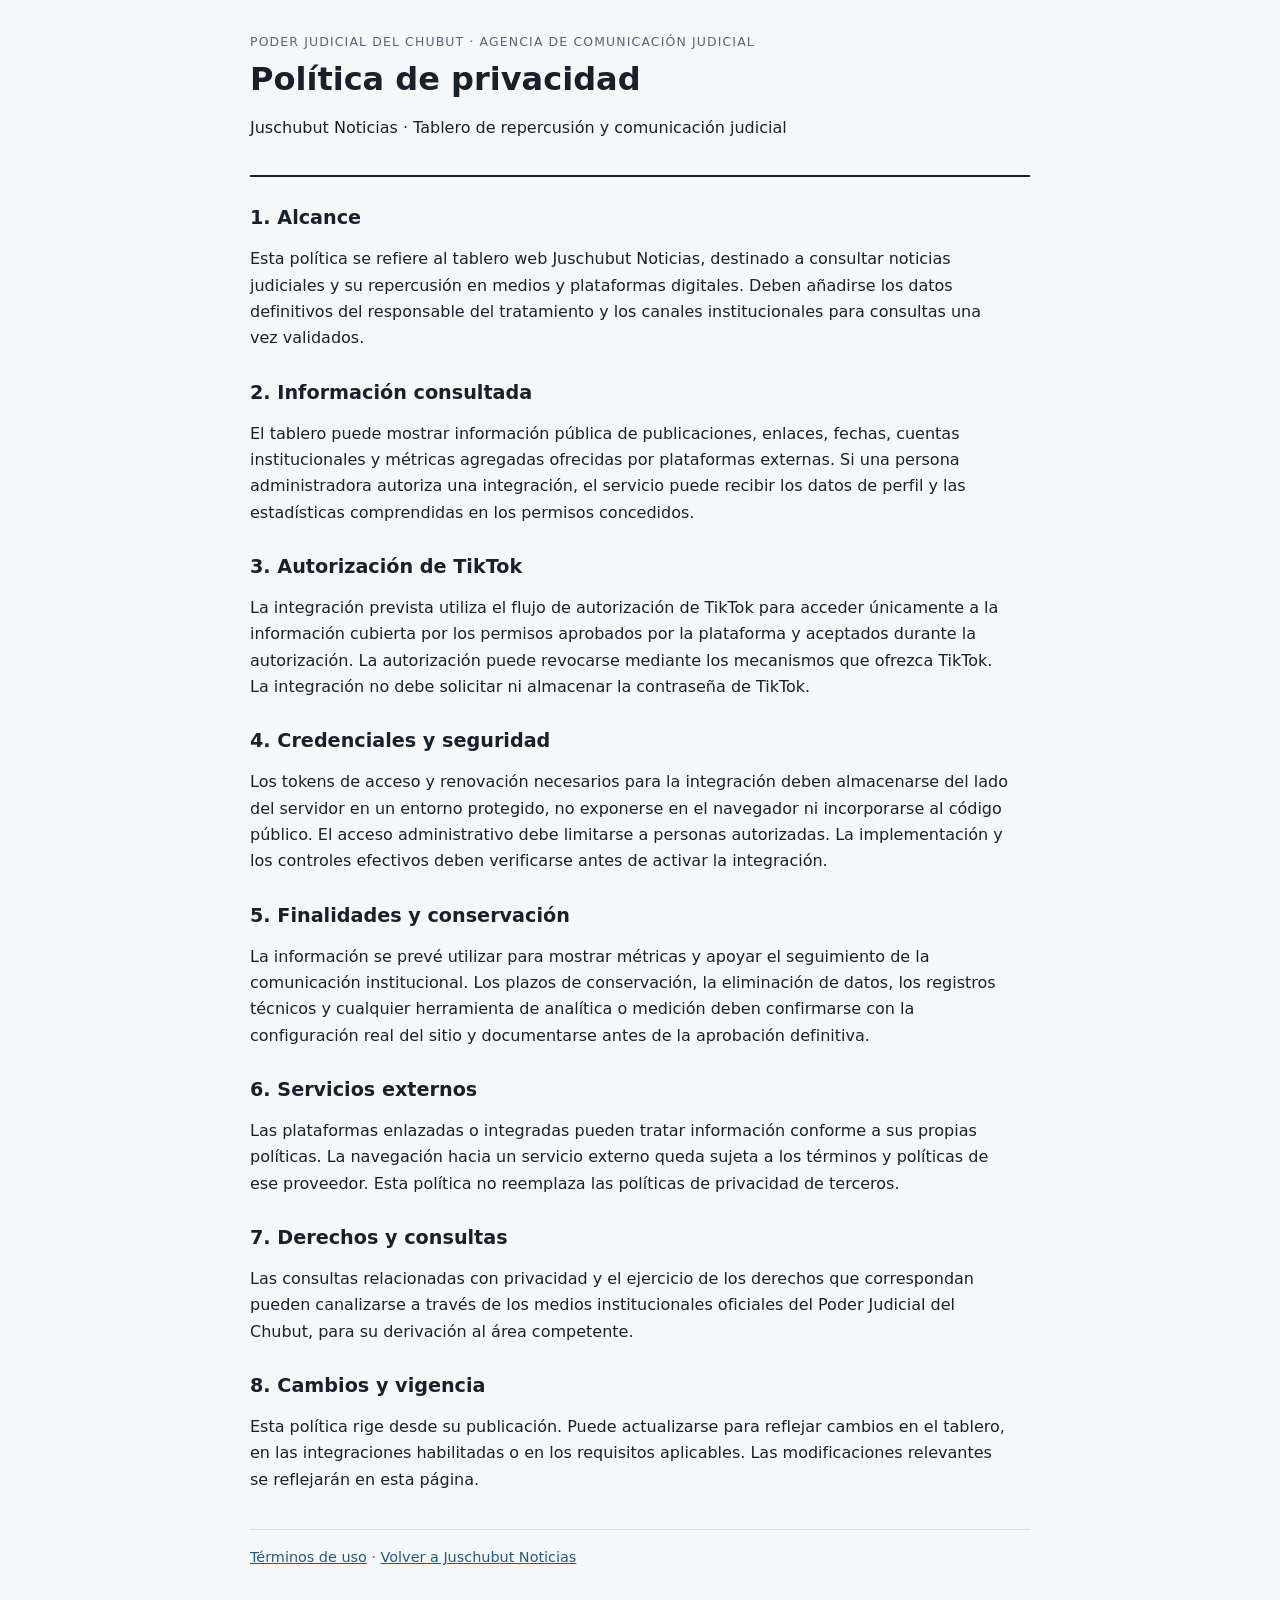
<file: publico/privacidad.html>
<!doctype html>
<html lang="es">
<head>
<meta charset="utf-8">
<meta name="viewport" content="width=device-width, initial-scale=1">
<meta name="robots" content="index,follow">
<title>Política de privacidad | Juschubut Noticias</title>
<style>
:root{color-scheme:light;--ink:#18212b;--muted:#586574;--line:#dbe2e8;--accent:#1f5b87}*{box-sizing:border-box}body{margin:0;background:#f6f7f9;color:var(--ink);font:16px/1.65 system-ui,-apple-system,"Segoe UI",sans-serif}.wrap{max-width:820px;margin:0 auto;padding:32px 20px 56px}header{border-bottom:2px solid var(--ink);padding-bottom:18px;margin-bottom:26px}.kicker{font-size:.78rem;letter-spacing:.09em;text-transform:uppercase;color:var(--muted)}h1,h2{line-height:1.25}h1{font-size:2rem;margin:.4rem 0}h2{font-size:1.2rem;margin-top:1.8rem}p,li{max-width:75ch}.notice{border-left:4px solid #b8741a;padding:12px 16px;background:#fff8eb;color:#493514}a{color:var(--accent)}footer{margin-top:36px;padding-top:16px;border-top:1px solid var(--line);font-size:.9rem;color:var(--muted)}
</style>
</head>
<body><main class="wrap">
<header><div class="kicker">Poder Judicial del Chubut · Agencia de Comunicación Judicial</div><h1>Política de privacidad</h1><p>Juschubut Noticias · Tablero de repercusión y comunicación judicial</p></header>

<h2>1. Alcance</h2><p>Esta política se refiere al tablero web Juschubut Noticias, destinado a consultar noticias judiciales y su repercusión en medios y plataformas digitales. Deben añadirse los datos definitivos del responsable del tratamiento y los canales institucionales para consultas una vez validados.</p>
<h2>2. Información consultada</h2><p>El tablero puede mostrar información pública de publicaciones, enlaces, fechas, cuentas institucionales y métricas agregadas ofrecidas por plataformas externas. Si una persona administradora autoriza una integración, el servicio puede recibir los datos de perfil y las estadísticas comprendidas en los permisos concedidos.</p>
<h2>3. Autorización de TikTok</h2><p>La integración prevista utiliza el flujo de autorización de TikTok para acceder únicamente a la información cubierta por los permisos aprobados por la plataforma y aceptados durante la autorización. La autorización puede revocarse mediante los mecanismos que ofrezca TikTok. La integración no debe solicitar ni almacenar la contraseña de TikTok.</p>
<h2>4. Credenciales y seguridad</h2><p>Los tokens de acceso y renovación necesarios para la integración deben almacenarse del lado del servidor en un entorno protegido, no exponerse en el navegador ni incorporarse al código público. El acceso administrativo debe limitarse a personas autorizadas. La implementación y los controles efectivos deben verificarse antes de activar la integración.</p>
<h2>5. Finalidades y conservación</h2><p>La información se prevé utilizar para mostrar métricas y apoyar el seguimiento de la comunicación institucional. Los plazos de conservación, la eliminación de datos, los registros técnicos y cualquier herramienta de analítica o medición deben confirmarse con la configuración real del sitio y documentarse antes de la aprobación definitiva.</p>
<h2>6. Servicios externos</h2><p>Las plataformas enlazadas o integradas pueden tratar información conforme a sus propias políticas. La navegación hacia un servicio externo queda sujeta a los términos y políticas de ese proveedor. Esta política no reemplaza las políticas de privacidad de terceros.</p>
<h2>7. Derechos y consultas</h2><p>Las consultas relacionadas con privacidad y el ejercicio de los derechos que correspondan pueden canalizarse a través de los medios institucionales oficiales del Poder Judicial del Chubut, para su derivación al área competente.</p>
<h2>8. Cambios y vigencia</h2><p>Esta política rige desde su publicación. Puede actualizarse para reflejar cambios en el tablero, en las integraciones habilitadas o en los requisitos aplicables. Las modificaciones relevantes se reflejarán en esta página.</p>
<footer><a href="/terminos.html">Términos de uso</a> · <a href="/">Volver a Juschubut Noticias</a></footer>
</main></body></html>
</file>
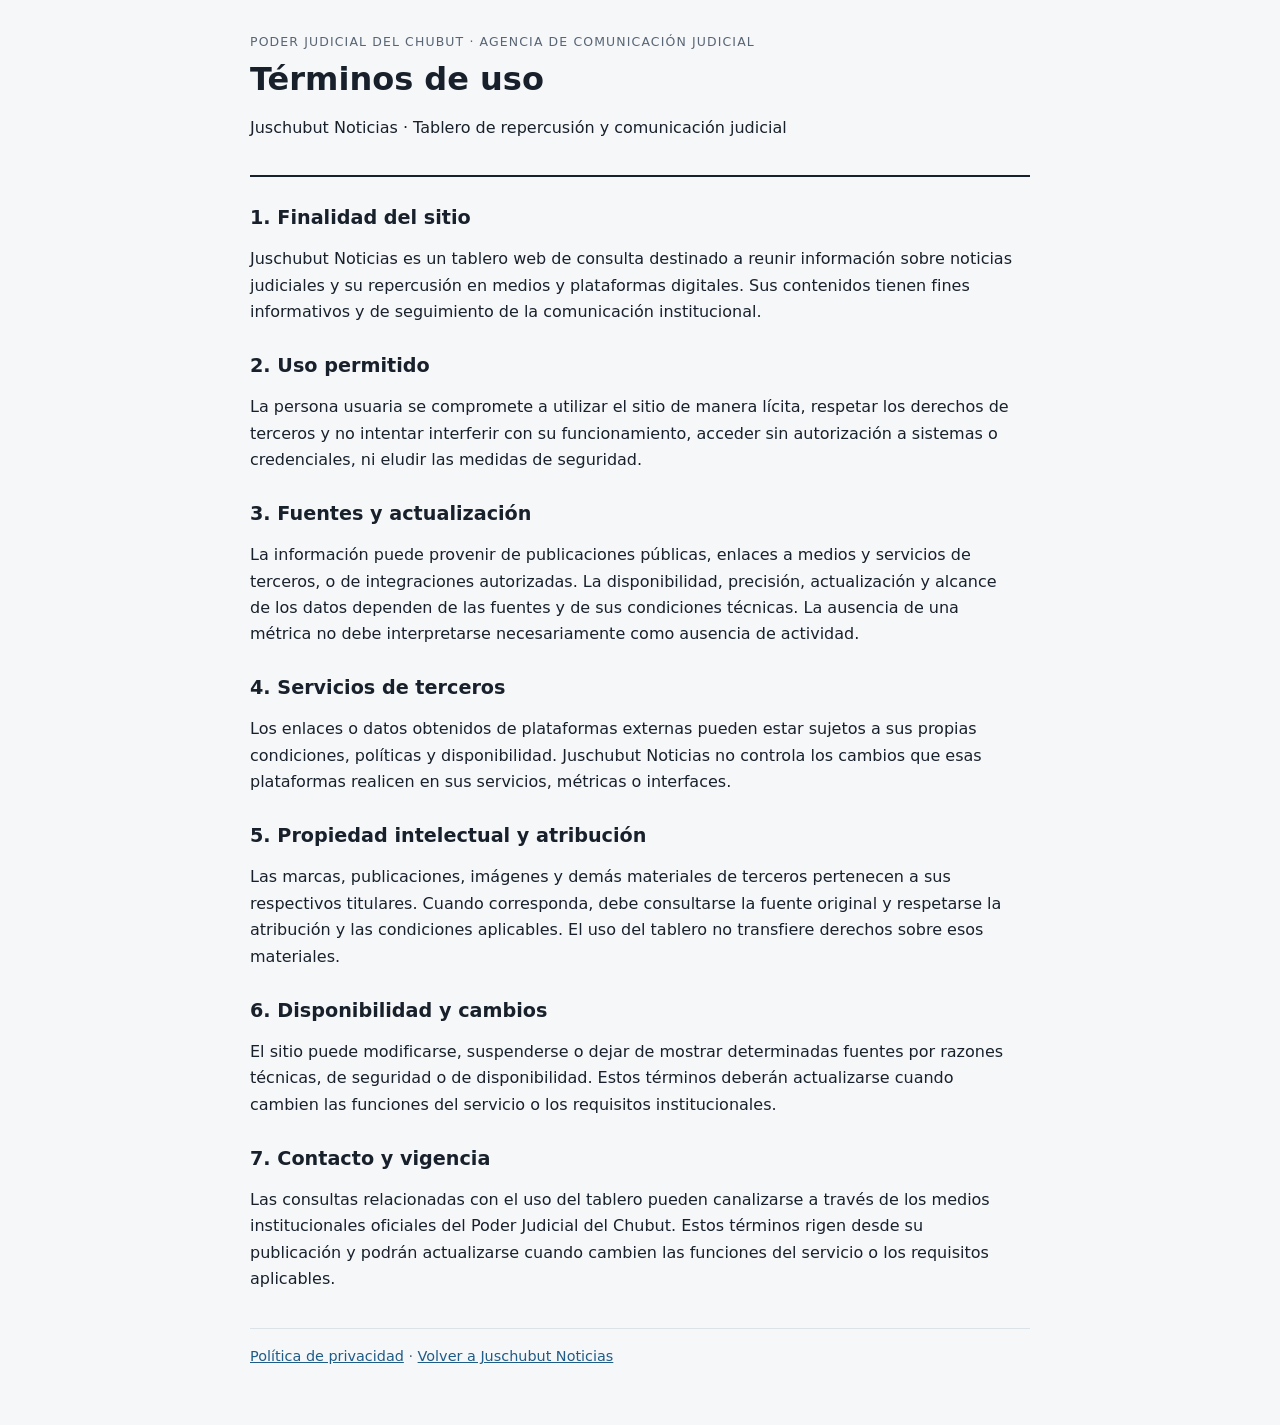
<file: publico/terminos.html>
<!doctype html>
<html lang="es">
<head>
<meta charset="utf-8">
<meta name="viewport" content="width=device-width, initial-scale=1">
<meta name="robots" content="index,follow">
<title>Términos de uso | Juschubut Noticias</title>
<style>
:root{color-scheme:light;--ink:#18212b;--muted:#586574;--line:#dbe2e8;--accent:#1f5b87}*{box-sizing:border-box}body{margin:0;background:#f6f7f9;color:var(--ink);font:16px/1.65 system-ui,-apple-system,"Segoe UI",sans-serif}.wrap{max-width:820px;margin:0 auto;padding:32px 20px 56px}header{border-bottom:2px solid var(--ink);padding-bottom:18px;margin-bottom:26px}.kicker{font-size:.78rem;letter-spacing:.09em;text-transform:uppercase;color:var(--muted)}h1,h2{line-height:1.25}h1{font-size:2rem;margin:.4rem 0}h2{font-size:1.2rem;margin-top:1.8rem}p,li{max-width:75ch}.notice{border-left:4px solid #b8741a;padding:12px 16px;background:#fff8eb;color:#493514}a{color:var(--accent)}footer{margin-top:36px;padding-top:16px;border-top:1px solid var(--line);font-size:.9rem;color:var(--muted)}
</style>
</head>
<body><main class="wrap">
<header><div class="kicker">Poder Judicial del Chubut · Agencia de Comunicación Judicial</div><h1>Términos de uso</h1><p>Juschubut Noticias · Tablero de repercusión y comunicación judicial</p></header>

<h2>1. Finalidad del sitio</h2><p>Juschubut Noticias es un tablero web de consulta destinado a reunir información sobre noticias judiciales y su repercusión en medios y plataformas digitales. Sus contenidos tienen fines informativos y de seguimiento de la comunicación institucional.</p>
<h2>2. Uso permitido</h2><p>La persona usuaria se compromete a utilizar el sitio de manera lícita, respetar los derechos de terceros y no intentar interferir con su funcionamiento, acceder sin autorización a sistemas o credenciales, ni eludir las medidas de seguridad.</p>
<h2>3. Fuentes y actualización</h2><p>La información puede provenir de publicaciones públicas, enlaces a medios y servicios de terceros, o de integraciones autorizadas. La disponibilidad, precisión, actualización y alcance de los datos dependen de las fuentes y de sus condiciones técnicas. La ausencia de una métrica no debe interpretarse necesariamente como ausencia de actividad.</p>
<h2>4. Servicios de terceros</h2><p>Los enlaces o datos obtenidos de plataformas externas pueden estar sujetos a sus propias condiciones, políticas y disponibilidad. Juschubut Noticias no controla los cambios que esas plataformas realicen en sus servicios, métricas o interfaces.</p>
<h2>5. Propiedad intelectual y atribución</h2><p>Las marcas, publicaciones, imágenes y demás materiales de terceros pertenecen a sus respectivos titulares. Cuando corresponda, debe consultarse la fuente original y respetarse la atribución y las condiciones aplicables. El uso del tablero no transfiere derechos sobre esos materiales.</p>
<h2>6. Disponibilidad y cambios</h2><p>El sitio puede modificarse, suspenderse o dejar de mostrar determinadas fuentes por razones técnicas, de seguridad o de disponibilidad. Estos términos deberán actualizarse cuando cambien las funciones del servicio o los requisitos institucionales.</p>
<h2>7. Contacto y vigencia</h2><p>Las consultas relacionadas con el uso del tablero pueden canalizarse a través de los medios institucionales oficiales del Poder Judicial del Chubut. Estos términos rigen desde su publicación y podrán actualizarse cuando cambien las funciones del servicio o los requisitos aplicables.</p>
<footer><a href="/privacidad.html">Política de privacidad</a> · <a href="/">Volver a Juschubut Noticias</a></footer>
</main></body></html>
</file>
